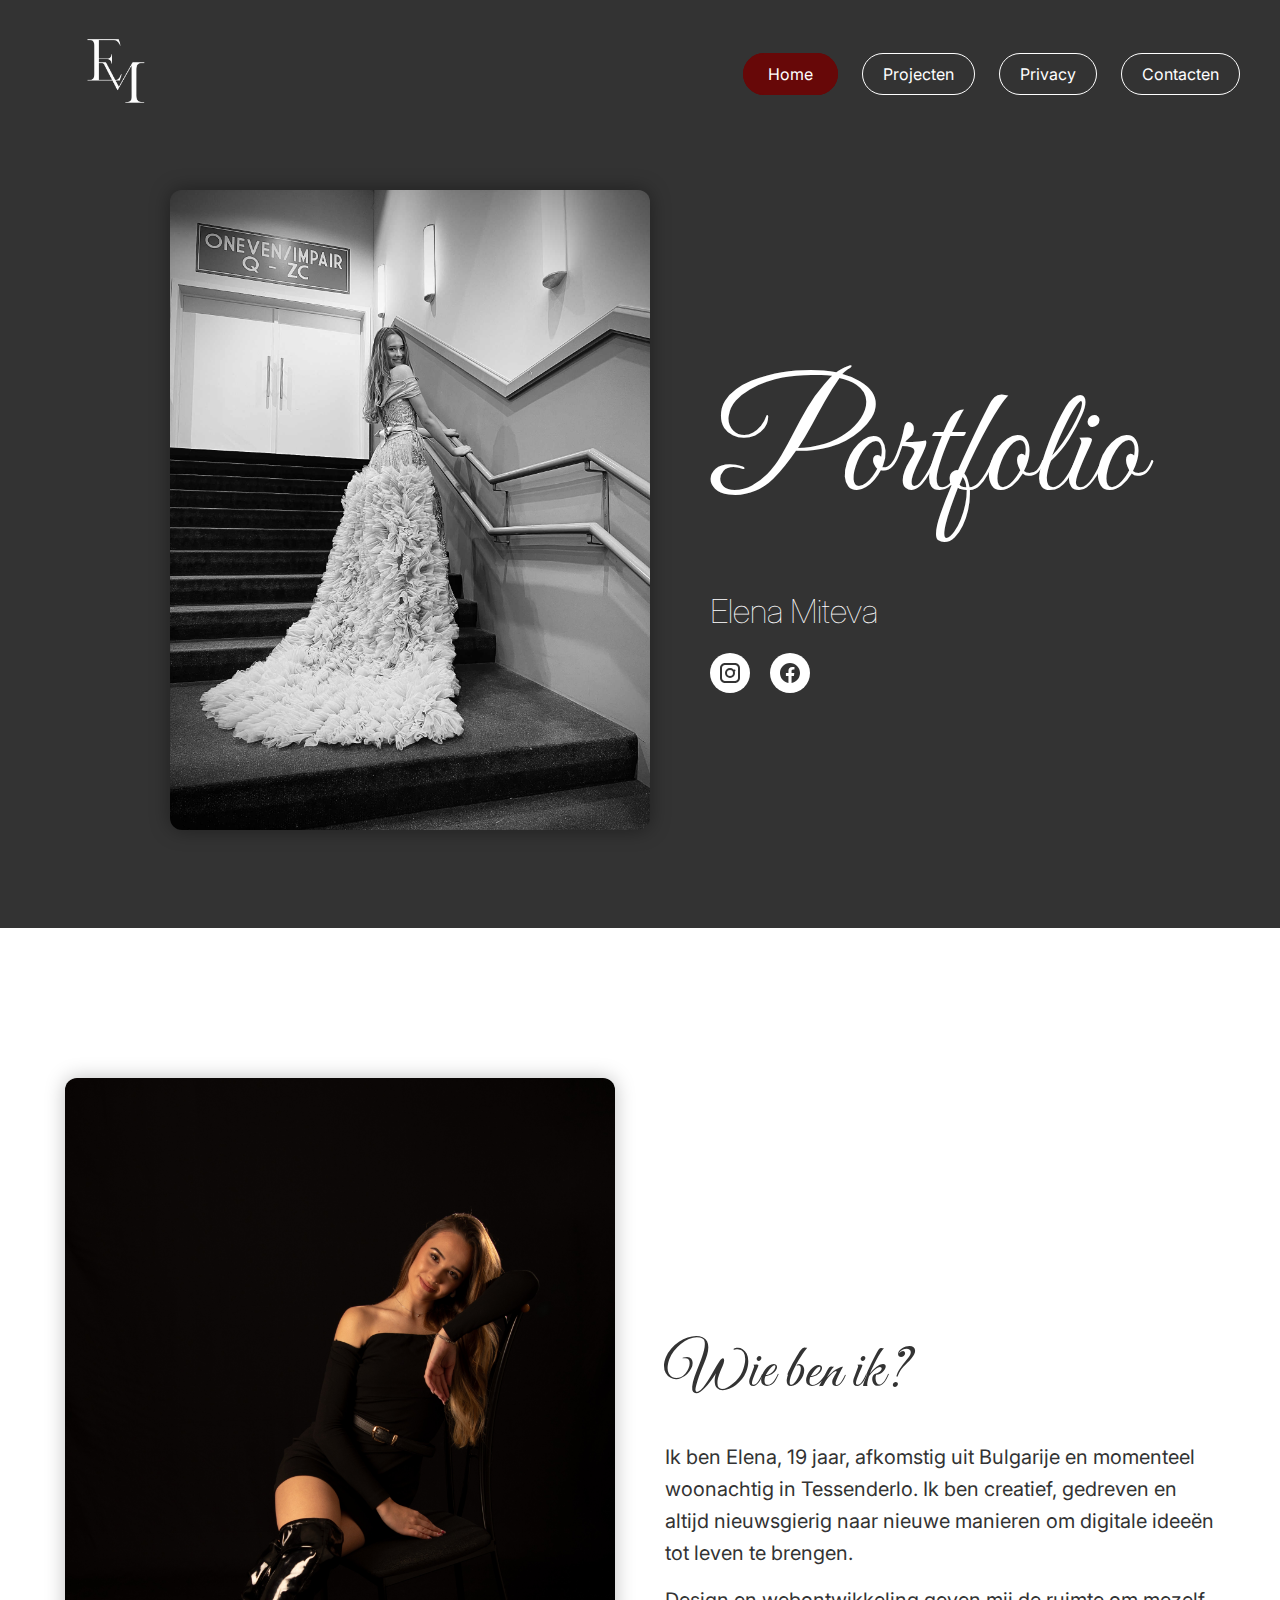
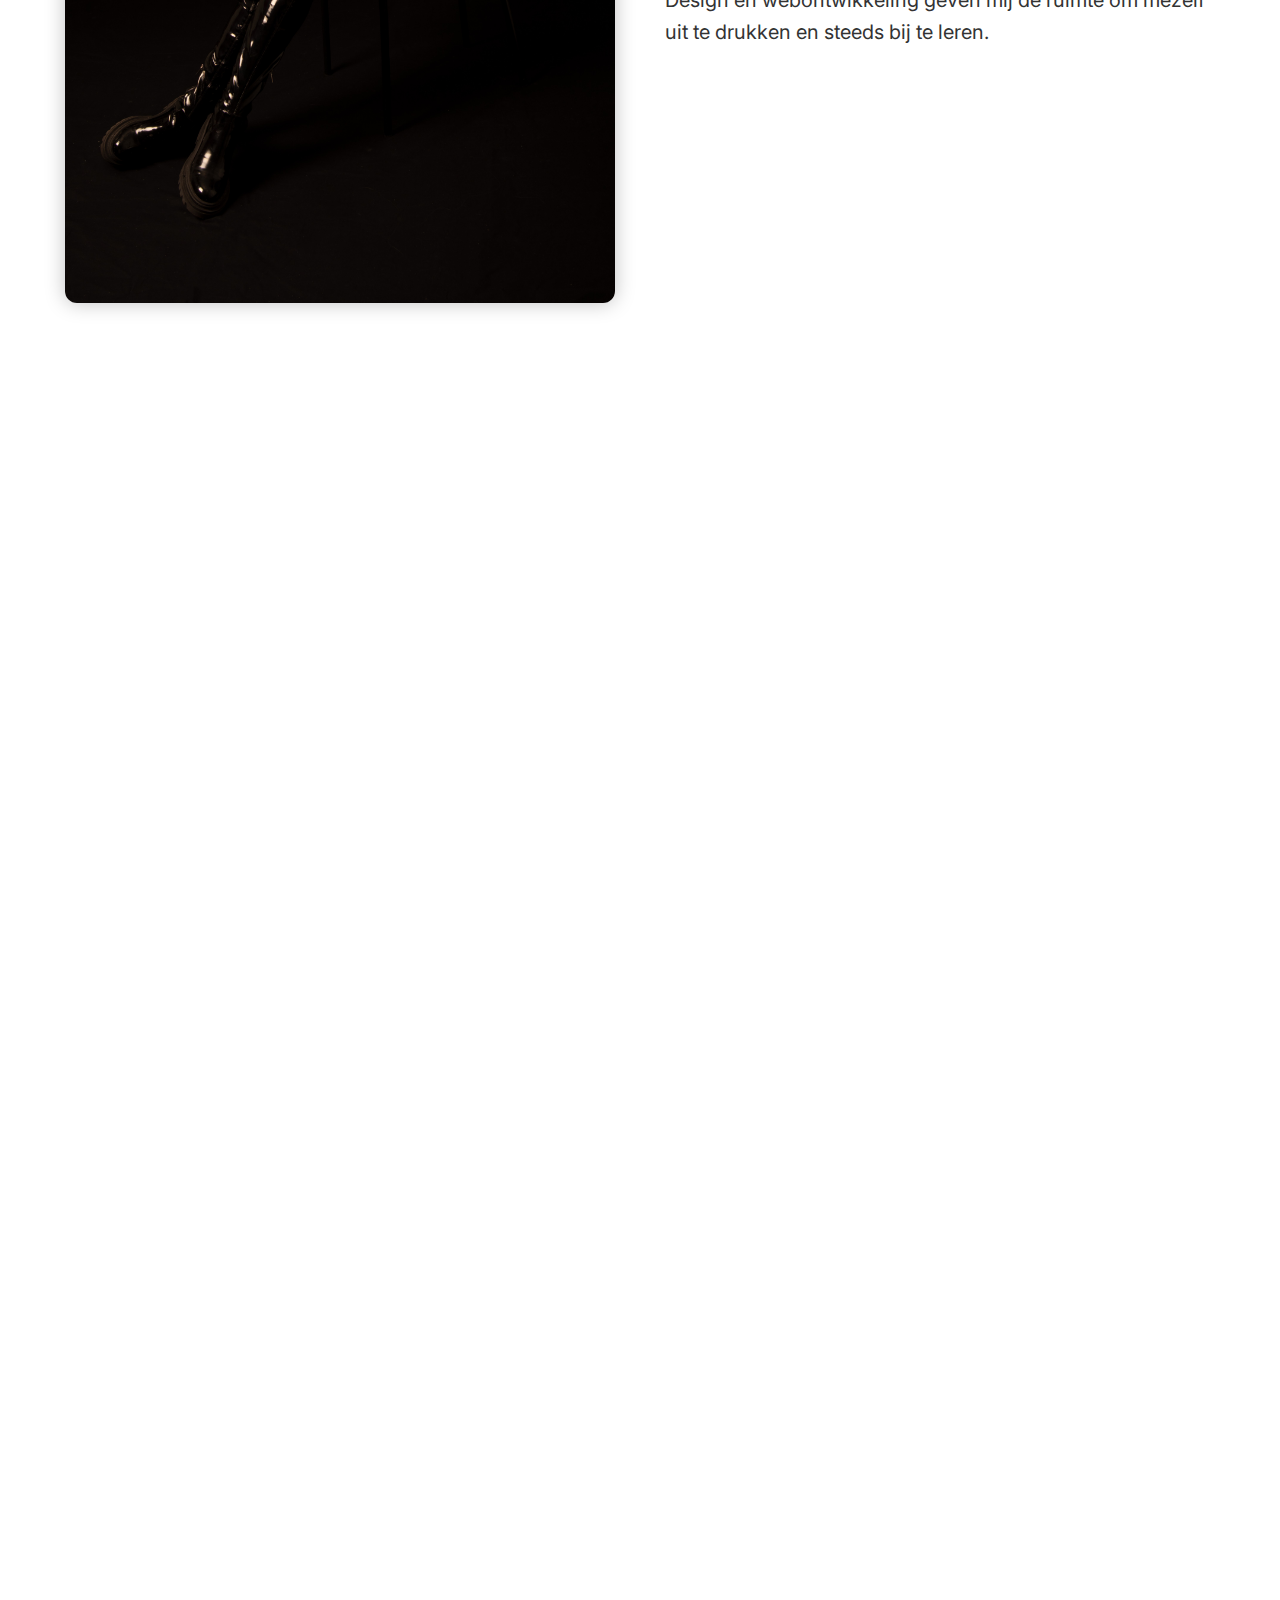
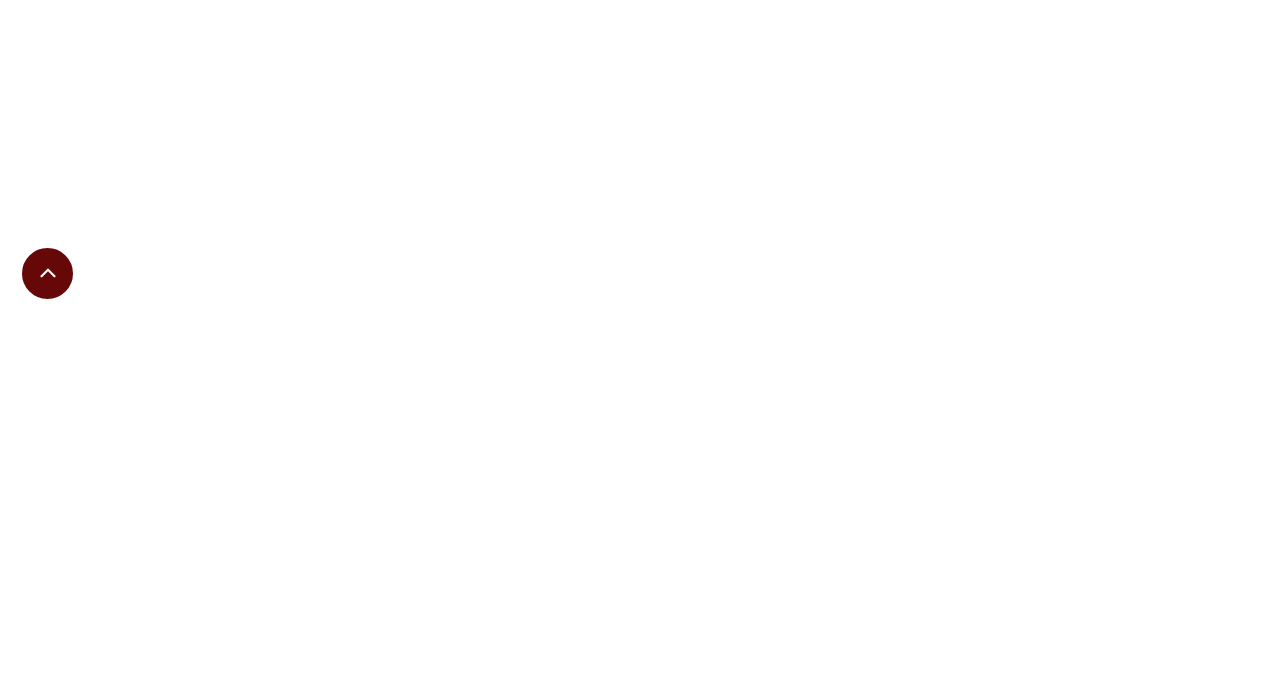
<file: index.html>
<!DOCTYPE html>
<html lang="nl">
<head>
    <meta charset="UTF-8">
    <title>Portfolio – Elena Miteva</title>
    <link rel="stylesheet" href="styles.css">
    <script defer src="script.js"></script>

    <link href="https://fonts.googleapis.com/css2?family=Great+Vibes&display=swap" rel="stylesheet">
    <link href="https://fonts.googleapis.com/css2?family=Inter:wght@300;400;500;600&display=swap" rel="stylesheet">
</head>

<body class="fashion-home">

<section class="hero" id="hero-top">

    <header class="hero-top">
        <img src="images/logo.png" alt="Logo Elena Miteva" class="hero-logo">

        <nav class="hero-nav">
            <a href="index.html" class="nav-btn active">Home</a>
            <a href="projecten.html" class="nav-btn">Projecten</a>
            <a href="privacy.html" class="nav-btn">Privacy</a>
            <a href="#footer-contact" class="nav-btn">Contacten</a>
        </nav>
    </header>

    <div class="hero-content">
        <div class="hero-image">
            <img src="images/hero.jpeg" alt="Elena op trap">
        </div>

        <div class="hero-text">
            <h1 class="hero-title">Portfolio</h1>
            <h2 class="hero-name">Elena Miteva</h2>

            <div class="hero-socials">
                <a href="https://www.instagram.com/elena_miteva06/" target="_blank" class="social-icon" aria-label="Instagram">
                    <svg xmlns="http://www.w3.org/2000/svg" width="24" height="24" fill="currentColor" viewBox="0 0 24 24">
                        <path d="M7 2C4.243 2 2 4.243 2 7v10c0 2.757 2.243 5 5 5h10c2.757 0 5-2.243 5-5V7c0-2.757-2.243-5-5-5H7zm10 2c1.654 0 3 1.346 3 3v10c0 1.654-1.346 3-3 3H7c-1.654 0-3-1.346-3-3V7c0-1.654 1.346-3 3-3h10zM12 7a5 5 0 100 10 5 5 0 000-10zm0 2a3 3 0 110 6 3 3 0 010-6zm4.5-.5a1 1 0 100 2 1 1 0 000-2z"/>
                    </svg>
                </a>

                <a href="https://www.facebook.com/elena.miteva.06/?locale=nl_BE" target="_blank" class="social-icon" aria-label="Facebook">
                    <svg xmlns="http://www.w3.org/2000/svg" width="24" height="24" fill="currentColor" viewBox="0 0 24 24">
                        <path d="M22 12c0-5.523-4.477-10-10-10S2 6.477 2 12c0 5.006 3.657 9.128 8.438 9.878v-6.988h-2.54v-2.89h2.54V9.797c0-2.507 1.492-3.89 3.777-3.89 1.094 0 2.238.195 2.238.195v2.46h-1.26c-1.243 0-1.63.771-1.63 1.562v1.875h2.773l-.443 2.89h-2.33V21.878C18.343 21.128 22 17.006 22 12z"/>
                    </svg>
                </a>
            </div>
        </div>

    </div>
</section>

<section class="intro-section">
    <div class="intro-image">
        <img src="images/main.jpeg" alt="Elena zittend op stoel" width="20%" height="20%" />
    </div>

    <div class="intro-text">
        <h2>Wie ben ik?</h2>
        <p>
            Ik ben Elena, 19 jaar, afkomstig uit Bulgarije en momenteel woonachtig in Tessenderlo.
            Ik ben creatief, gedreven en altijd nieuwsgierig naar nieuwe manieren om digitale ideeën tot leven te brengen.
        </p>
        <p>
            Design en webontwikkeling geven mij de ruimte om mezelf uit te drukken en steeds bij te leren.
        </p>
    </div>
</section>

<section class="designer-section">
    <h2>Waarom ben ik een goede designer:</h2>
    <p>
        Ik ben iemand die met plezier leert, graag experimenteert en altijd probeert om dingen mooier, duidelijker en gebruiksvriendelijker te maken.
        Ik let op details, denk logisch na en ik geef nooit op tot iets werkt zoals ik het voor me zie.
        Creatief, nieuwsgierig en gemotiveerd – dat ben ik.
    </p>
    <p>
        Digitale vormgeving voelt daarom niet als “school”, maar echt als iets wat ik supertof vind om te doen.
    </p>
</section>

<section class="funfact-section">
    <h2>Leuk weetje over mij:</h2>
    <div class="funfact-gallery">
        <img src="images/foto_1.jpeg" alt="Miss Vlaanderen groep" />
        <img src="images/foto_2.jpeg" alt="Groep in gymzaal" />
        <img src="images/foto_3.jpeg" alt="Twee meisjes op brug met sjerpen" />
        <img src="images/foto_4.jpeg" alt="Elena met Miss Talent sjerp" />
    </div>
    <p>
        Mijn deelname aan Miss Belgium 2026 was een onvergetelijk avontuur.
        Ik ben trots dat ik de Top 44 bereikte, Miss Talent won – een titel die ik te danken heb aan de 10 jaar topsportturnen die me discipline, kracht en expressie hebben geleerd – en bijna de finale haalde.
    </p>
    <p>
        Het mooiste waren de vriendschappen die ik onderweg maakte en de ervaring die me zelfvertrouwen en doorzettingsvermogen gaf.
    </p>
</section>

<a href="#hero-top" class="scroll-top-btn">
    <svg width="26" height="26" viewBox="0 0 24 24" fill="none"
         stroke="white" stroke-width="2" stroke-linecap="round" stroke-linejoin="round">
        <polyline points="18 15 12 9 6 15"></polyline>
    </svg>
</a>

<footer class="footer-contact">

    <div class="footer-side">

        <div class="footer-col">
            <h2>Contacten</h2>
        </div>

        <div class="footer-divider"></div>

        <div class="footer-col">
            <div class="contact-item">
                <span class="contact-icon">
                    <svg width="22" height="22" viewBox="0 0 24 24" fill="none"
                         stroke="white" stroke-width="2" stroke-linecap="round" stroke-linejoin="round">
                      <path d="M22 16.92v3a2 2 0 0 1-2.18 2
                               19.79 19.79 0 0 1-8.63-3.07
                               19.5 19.5 0 0 1-6-6
                               19.79 19.79 0 0 1-3.07-8.67
                               A2 2 0 0 1 4.11 2h3
                               a2 2 0 0 1 2 1.72
                               c.12.81.37 1.6.72 2.34
                               a2 2 0 0 1-.45 2.18L8.09 9.91
                               a16 16 0 0 0 6 6l1.67-1.33
                               a2 2 0 0 1 2.18-.45
                               c.74.35 1.53.6 2.34.72
                               A2 2 0 0 1 22 16.92z"/>
                    </svg>
                </span>
                <span class="contact-text">+32 466 22 81 65</span>
            </div>

            <div class="contact-item">
                <span class="contact-icon">
                    <svg width="22" height="22" viewBox="0 0 24 24" fill="none"
                         stroke="white" stroke-width="2" stroke-linecap="round" stroke-linejoin="round">
                      <path d="M4 4h16a2 2 0 0 1 2 2v12
                               a2 2 0 0 1-2 2H4
                               a2 2 0 0 1-2-2V6
                               a2 2 0 0 1 2-2z"/>
                      <polyline points="22,6 12,13 2,6"/>
                    </svg>
                </span>
                <span class="contact-text">elena.miteva@student.pxl.be</span>
            </div>
        </div>

    </div>

    <div class="footer-side" id="footer-contact">

        <div class="footer-col">
            <h2>Documenten</h2>
        </div>

        <div class="footer-divider"></div>

        <div class="footer-col">
            <a href="docs/Profiel_DVO.pdf" target="_blank" class="footer-btn">
                Profiel DVO (pdf)
            </a>

            <a href="docs/Eindreflectie.pdf" target="_blank" class="footer-btn">
                Eindreflectie (pdf)
            </a>
        </div>

    </div>

</footer>
</body>
</html>
</file>
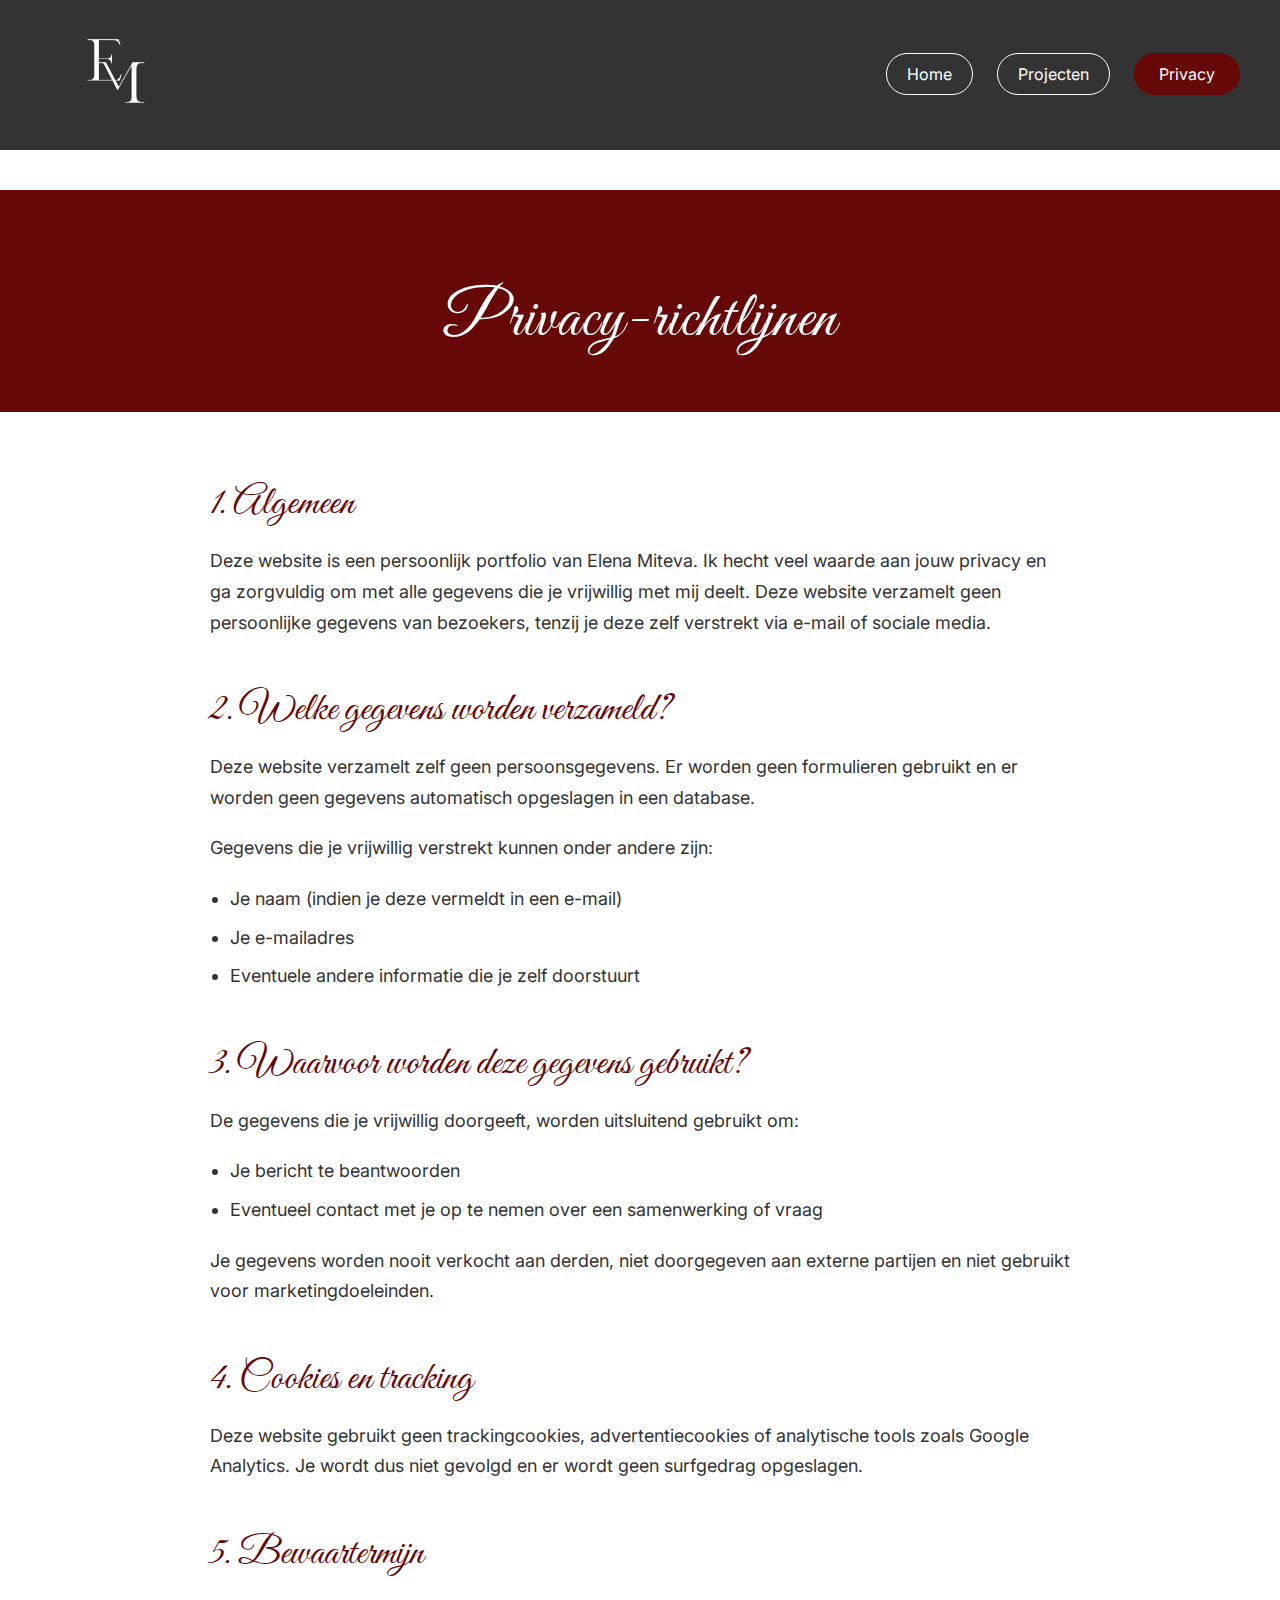
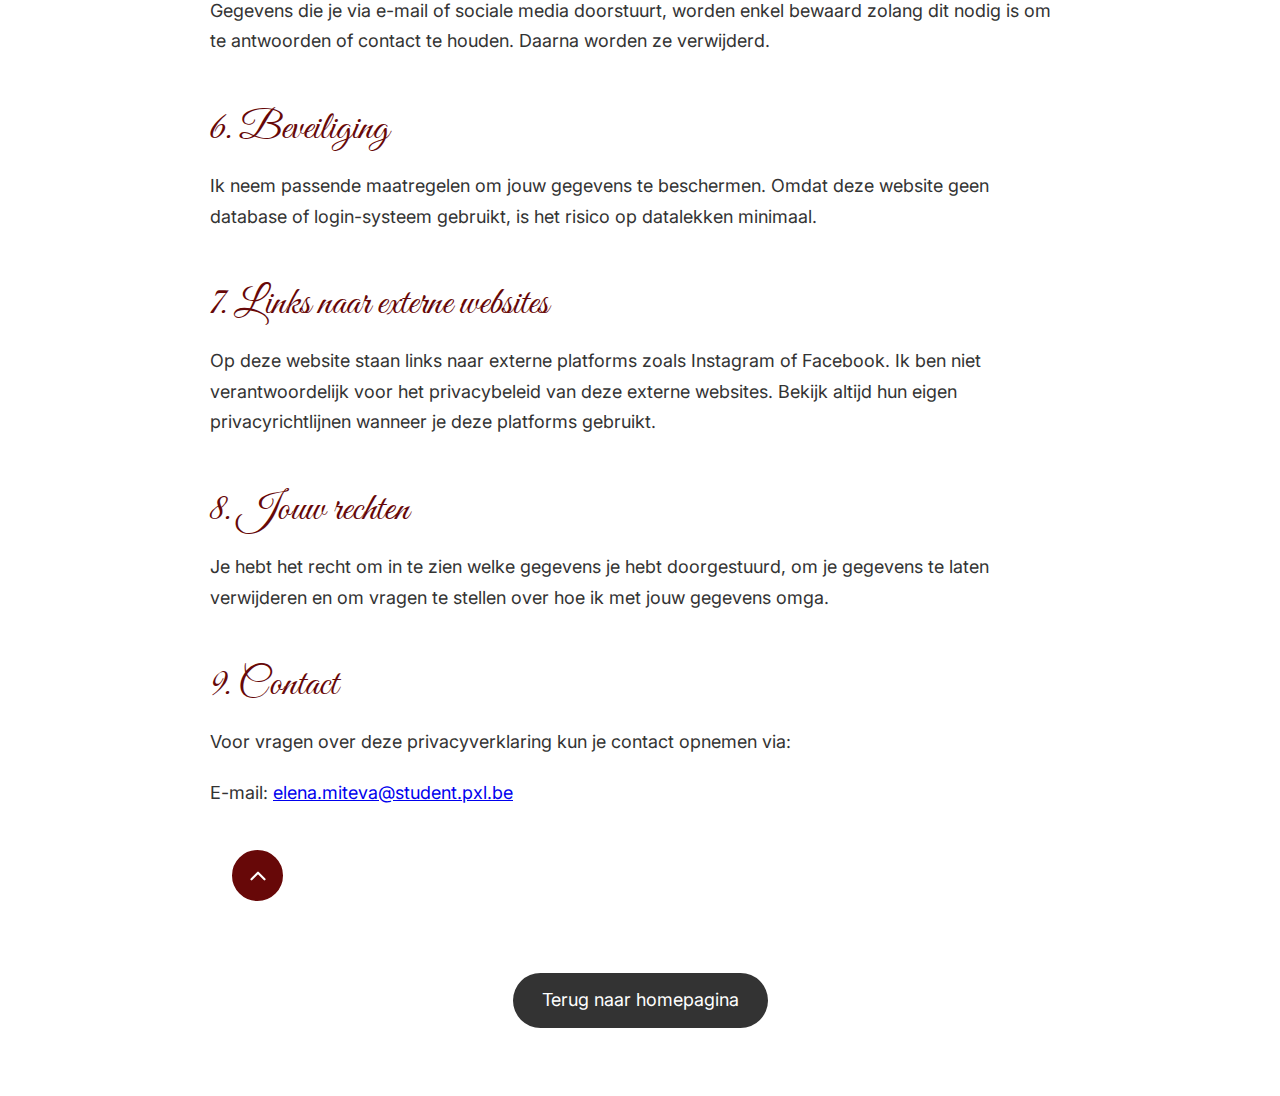
<file: privacy.html>
<!DOCTYPE html>
<html lang="nl">
<head>
    <meta charset="UTF-8" />
    <title>Privacy - Elena Miteva</title>
    <meta name="viewport" content="width=device-width, initial-scale=1.0" />
    <link href="https://fonts.googleapis.com/css2?family=Great+Vibes&display=swap" rel="stylesheet" />
    <link href="https://fonts.googleapis.com/css2?family=Inter:wght@300;400;500;600&display=swap" rel="stylesheet" />
    <link rel="stylesheet" href="styles.css" />
</head>
<body>

<section class="hero-projecten" id="privacy">

    <header class="hero-top">
        <img src="images/logo.png" alt="Logo Elena Miteva" class="hero-logo">

        <nav class="hero-nav">
            <a href="index.html" class="nav-btn">Home</a>
            <a href="projecten.html" class="nav-btn">Projecten</a>
            <a href="privacy.html" class="nav-btn active">Privacy</a>
        </nav>
    </header>

</section>

<section class="privacy-hero">
    <h1 class="privacy-title">Privacy-richtlijnen</h1>
</section>

<main class="privacy-main">
    <section class="privacy-content">

        <h2>1. Algemeen</h2>
        <p>
            Deze website is een persoonlijk portfolio van Elena Miteva. Ik hecht veel waarde aan jouw privacy
            en ga zorgvuldig om met alle gegevens die je vrijwillig met mij deelt. Deze website verzamelt geen
            persoonlijke gegevens van bezoekers, tenzij je deze zelf verstrekt via e-mail of sociale media.
        </p>

        <h2>2. Welke gegevens worden verzameld?</h2>
        <p>
            Deze website verzamelt zelf geen persoonsgegevens. Er worden geen formulieren gebruikt en er worden
            geen gegevens automatisch opgeslagen in een database.
        </p>
        <p>Gegevens die je vrijwillig verstrekt kunnen onder andere zijn:</p>
        <ul>
            <li>Je naam (indien je deze vermeldt in een e-mail)</li>
            <li>Je e-mailadres</li>
            <li>Eventuele andere informatie die je zelf doorstuurt</li>
        </ul>

        <h2>3. Waarvoor worden deze gegevens gebruikt?</h2>
        <p>
            De gegevens die je vrijwillig doorgeeft, worden uitsluitend gebruikt om:
        </p>
        <ul>
            <li>Je bericht te beantwoorden</li>
            <li>Eventueel contact met je op te nemen over een samenwerking of vraag</li>
        </ul>
        <p>
            Je gegevens worden nooit verkocht aan derden, niet doorgegeven aan externe partijen en niet gebruikt
            voor marketingdoeleinden.
        </p>

        <h2>4. Cookies en tracking</h2>
        <p>
            Deze website gebruikt geen trackingcookies, advertentiecookies of analytische tools zoals
            Google Analytics. Je wordt dus niet gevolgd en er wordt geen surfgedrag opgeslagen.
        </p>

        <h2>5. Bewaartermijn</h2>
        <p>
            Gegevens die je via e-mail of sociale media doorstuurt, worden enkel bewaard zolang dit nodig is om
            te antwoorden of contact te houden. Daarna worden ze verwijderd.
        </p>

        <h2>6. Beveiliging</h2>
        <p>
            Ik neem passende maatregelen om jouw gegevens te beschermen. Omdat deze website geen database of
            login-systeem gebruikt, is het risico op datalekken minimaal.
        </p>

        <h2>7. Links naar externe websites</h2>
        <p>
            Op deze website staan links naar externe platforms zoals Instagram of Facebook.
            Ik ben niet verantwoordelijk voor het privacybeleid van deze externe websites.
            Bekijk altijd hun eigen privacyrichtlijnen wanneer je deze platforms gebruikt.
        </p>

        <h2>8. Jouw rechten</h2>
        <p>
            Je hebt het recht om in te zien welke gegevens je hebt doorgestuurd, om je gegevens te laten
            verwijderen en om vragen te stellen over hoe ik met jouw gegevens omga.
        </p>

        <h2>9. Contact</h2>
        <p>
            Voor vragen over deze privacyverklaring kun je contact opnemen via:
        </p>
        <p>
            E-mail: <a href="mailto:elena.miteva@student.pxl.be">elena.miteva@student.pxl.be</a>
        </p>

    </section>

    <a href="#privacy" class="scroll-top-btn">
        <svg width="26" height="26" viewBox="0 0 24 24" fill="none"
             stroke="white" stroke-width="2" stroke-linecap="round" stroke-linejoin="round">
            <polyline points="18 15 12 9 6 15"></polyline>
        </svg>
    </a>

    <div class="privacy-back">
        <a href="index.html" class="nav-btn terug-btn">Terug naar homepagina</a>
    </div>
</main>

</body>
</html>
</file>
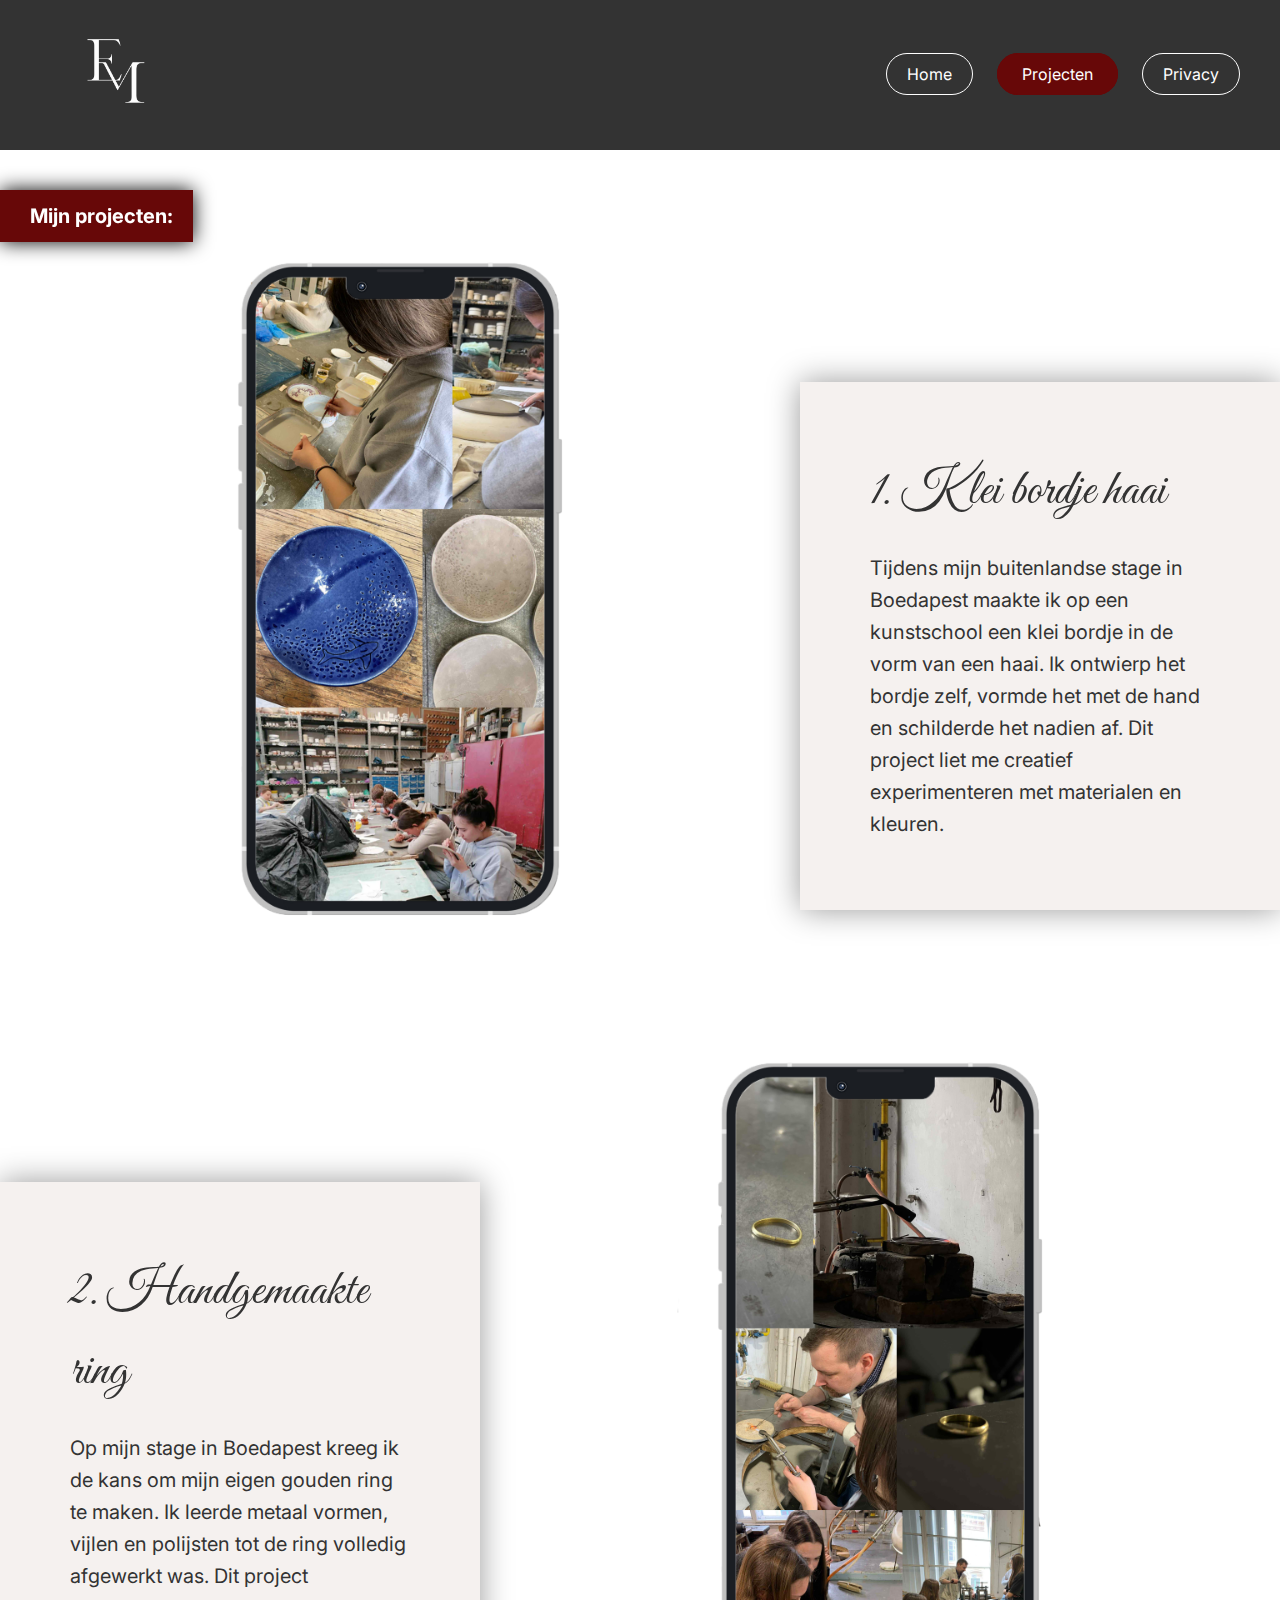
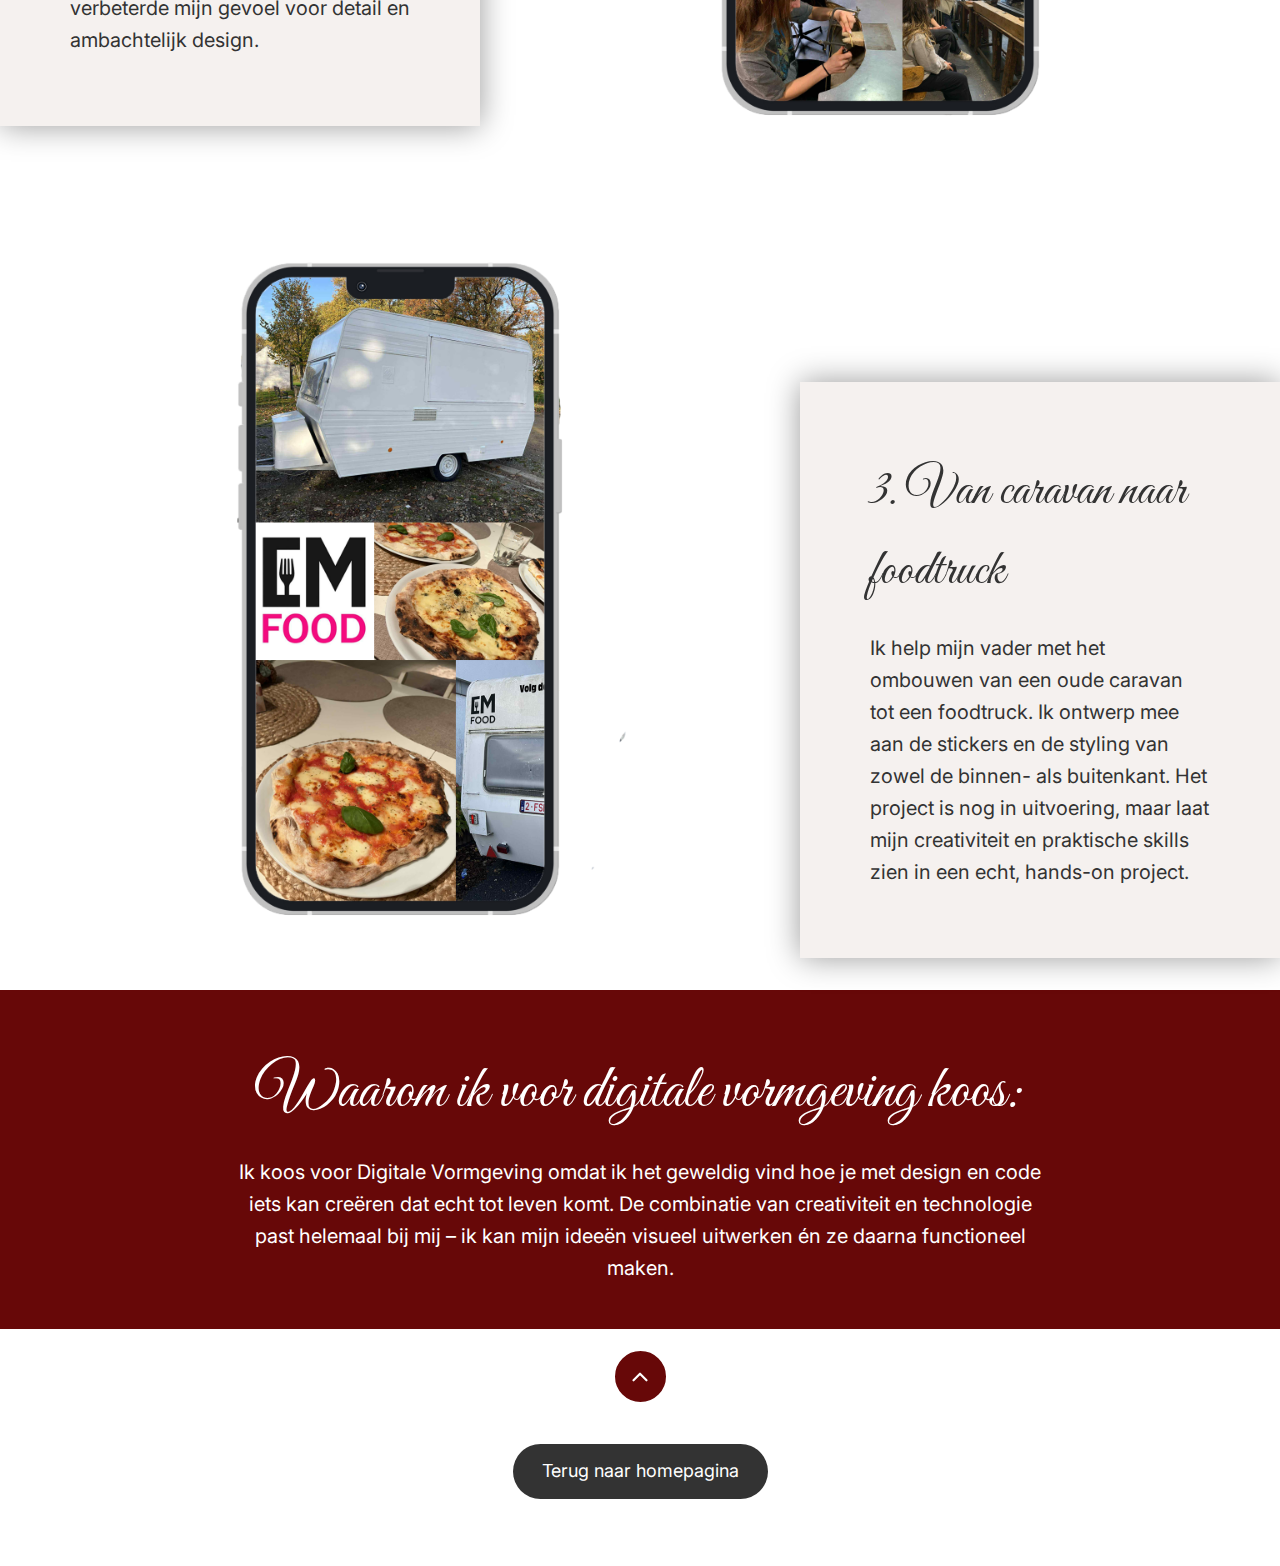
<file: projecten.html>
<!DOCTYPE html>
<html lang="nl">
<head>
    <meta charset="UTF-8">
    <title>Projecten – Elena Miteva</title>
    <link rel="stylesheet" href="styles.css">

    <link href="https://fonts.googleapis.com/css2?family=Great+Vibes&display=swap" rel="stylesheet">
    <link href="https://fonts.googleapis.com/css2?family=Inter:wght@300;400;500;600&display=swap" rel="stylesheet">
</head>

<body class="projecten-page">

<section class="hero-projecten" id="projecten">

    <header class="hero-top">
        <img src="images/logo.png" alt="Logo Elena Miteva" class="hero-logo">

        <nav class="hero-nav">
            <a href="index.html" class="nav-btn">Home</a>
            <a href="projecten.html" class="nav-btn active">Projecten</a>
            <a href="privacy.html" class="nav-btn">Privacy</a>
        </nav>
    </header>

</section>

<section class="projecten-header">
    <h1>Mijn projecten:</h1>
</section>

<section class="project-block">
    <img src="images/bord.png" alt="Klei bordje haai" />

    <div class="project-text colored-bg">
        <h2>1. Klei bordje haai</h2>
        <p>
            Tijdens mijn buitenlandse stage in Boedapest maakte ik op een kunstschool een klei bordje in de vorm van een haai.
            Ik ontwierp het bordje zelf, vormde het met de hand en schilderde het nadien af.
            Dit project liet me creatief experimenteren met materialen en kleuren.
        </p>
    </div>
</section>

<section class="project-block reverse">
    <img src="images/ring.png" alt="Handgemaakte ring" />

    <div class="project-text colored-bg">
        <h2>2. Handgemaakte ring</h2>
        <p>
            Op mijn stage in Boedapest kreeg ik de kans om mijn eigen gouden ring te maken.
            Ik leerde metaal vormen, vijlen en polijsten tot de ring volledig afgewerkt was.
            Dit project verbeterde mijn gevoel voor detail en ambachtelijk design.
        </p>
    </div>
</section>

<section class="project-block">
    <img src="images/caravan.png" alt="Caravan naar foodtruck" />

    <div class="project-text colored-bg">
        <h2>3. Van caravan naar foodtruck</h2>
        <p>
            Ik help mijn vader met het ombouwen van een oude caravan tot een foodtruck.
            Ik ontwerp mee aan de stickers en de styling van zowel de binnen- als buitenkant.
            Het project is nog in uitvoering, maar laat mijn creativiteit en praktische skills zien in een echt, hands-on project.
        </p>
    </div>
</section>

<section class="vormgeving-section">
    <div class="vormgeving-text colored-bg">
        <h2>Waarom ik voor digitale vormgeving koos:</h2>
        <p>
            Ik koos voor Digitale Vormgeving omdat ik het geweldig vind hoe je met design en code <br>
            iets kan creëren dat echt tot leven komt. De combinatie van creativiteit en technologie <br>
            past helemaal bij mij – ik kan mijn ideeën visueel uitwerken én ze daarna functioneel <br>
            maken.
        </p>
    </div>

    <a href="#projecten" class="scroll-top-btn">
        <svg width="26" height="26" viewBox="0 0 24 24" fill="none"
             stroke="white" stroke-width="2" stroke-linecap="round" stroke-linejoin="round">
            <polyline points="18 15 12 9 6 15"></polyline>
        </svg>
    </a>

    <div class="terug-knop">
        <a href="index.html" class="nav-btn">Terug naar homepagina</a>
    </div>
</section>

</body>
</html>
</file>
<file: styles.css>
* {
    margin: 0;
    padding: 0;
    box-sizing: border-box;
}

html {
    scroll-behavior: smooth;
}

body {
    background-color: #ffffff;
    color: #333333;
    font-family: 'Inter', sans-serif;
    line-height: 1.6;
}

h1, h2, h3 {
    font-family: 'Great Vibes', cursive;
    font-weight: lighter;
    margin-bottom: 15px;
}


/* Homepage Styles */

.hero {
    background-color: #333333;
    color: #ffffff;
    padding: 0px 40px 90px 40px;
}

.hero-top {
    display: flex;
    justify-content: space-between;
    align-items: center;
    margin-bottom: 40px;
}

.hero-logo {
    height: 150px;
    width: auto;
}

.hero-nav a {
    color: #ffffff;
    text-decoration: none;
    margin-left: 20px;
    padding: 10px 20px;
    border-radius: 30px;
    border: 1.5px solid #ffffff;
    transition: 0.3s;
}

.hero-nav a:hover,
.hero-nav a.active {
    background-color: #670808;
    border-color: #670808;
}

.nav-btn {
    position: relative;
    padding: 10px 24px;
    border-radius: 30px;
    border: 1px solid white;
    color: white;
    text-decoration: none;
    transition: all 0.3s ease;
    overflow: hidden;
}

.nav-btn:hover {
    background-color: #670808;
    box-shadow: 0 0 12px rgba(103, 8, 8, 0.6);
    transform: translateY(-2px);
}

.hero-content {
    display: flex;
    align-items: center;
    justify-content: center;
    gap: 60px;
    flex-wrap: wrap;
}

.hero-image img {
    max-width: 480px;
    border-radius: 12px;
    box-shadow: 0 0 20px rgba(0,0,0,0.4);
}

.hero-text {
    max-width: 400px;
}

.hero-title {
    font-family: 'Great Vibes', cursive;
    font-weight: lighter;
    font-size: 150px;
    color: #ffffff;
    margin-bottom: 10px;
}

.hero-name {
    font-family: 'Inter', sans-serif;
    font-size: 33px;
    color: #ffffff;
}

.hero-socials {
    display: flex;
    gap: 20px;
}

.hero-socials a {
    width: 40px;
    height: 40px;
    border-radius: 50%;
    background-color: #ffffff;
    color: #333333;
    display: flex;
    align-items: center;
    justify-content: center;
    text-decoration: none;
    font-weight: bold;
    transition: all 0.35s ease;
    box-shadow: 0 0 0 rgba(0,0,0,0);
}

.hero-socials a:hover {
    background-color: #670808;
    color: #ffffff;
    transform: scale(1.15);
    box-shadow: 0 6px 16px rgba(103, 8, 8, 0.4);
}

.intro-section {
    display: flex;
    align-items: center;
    justify-content: center;
    gap: 50px;
    padding: 150px 40px;
}

.intro-image img {
    width: 550px;
    height: auto;
    border-radius: 12px;
    object-fit: cover;
    box-shadow: 0 0 20px rgba(0,0,0,0.25);
}

.intro-text {
    max-width: 550px;
}

.intro-text h2{
    font-size: 60px;
    margin-bottom: 20px;
}

.intro-text p {
    font-size: 20px;
    margin-bottom: 15px;
}

.designer-section {
    background-color: #670808;
    color: #ffffff;
    padding: 60px 40px;
    text-align: center;
}

.designer-section h2 {
    color: #ffffff;
    font-size: 60px;
}

.designer-section p {
    max-width: 800px;
    margin: 0 auto 15px auto;
    font-size: 20px;
}

.funfact-section {
    padding: 60px 40px;
    text-align: center;
}

.funfact-section h2 {
    margin-top: 80px;
    margin-bottom: 40px;
    font-size: 60px;
}

.funfact-section p {
    max-width: 1000px;
    margin: 0 auto 40px auto;
    font-size: 20px;
}

.funfact-gallery {
    display: grid;
    grid-template-columns: repeat(4, 1fr);
    margin-left: 80px;
}

.funfact-gallery img {
    width: 80%;
    height: 80%;
    object-fit: cover;
    border-radius: 12px;
    box-shadow: 0 0 10px rgba(0,0,0,0.8);
}

.scroll-top-btn {
    display: inline-flex;
    justify-content: center;
    align-items: center;
    width: 55px;
    height: 55px;
    background-color: #670808;
    border-radius: 50%;
    margin: 20px;
    text-decoration: none;
    transition: all 0.35s ease;
    border: 2px solid white;
}

.scroll-top-btn:hover {
    background-color: #8a0b0b;
    transform: translateY(-6px) scale(1.08);
    box-shadow: 0 8px 20px rgba(103, 8, 8, 0.35);
}

.footer-contact {
    display: flex;
    justify-content: space-between;
    align-items: flex-start;
    padding: 80px 90px 60px 90px;
    background-color: #670808;
    color: white;
}

.footer-contact h2 {
    font-size: 60px;
    margin-top: 20px;
}

.footer-side {
    display: flex;
    align-items: flex-start;
    gap:65px;
}

.footer-col {
    display: flex;
    flex-direction: column;
}

.footer-divider {
    width: 2px;
    background-color: white;
    height: 150px;
}

.contact-item {
    display: flex;
    align-items: center;
    gap: 10px;
    margin-top: 30px;
}

.contact-text {
    font-size: 16px;
}

.footer-btn {
    display: inline-block;
    background-color: #7b2323 ;
    color: white;
    padding: 10px 22px;
    border-radius: 30px;
    text-decoration: none;
    font-size: 16px;
    margin: 8px 0;
    transition: all 0.35s ease;
    border: 1px solid transparent;
}

.footer-btn:hover {
    background-color: #670808;
    transform: translateY(-4px) scale(1.05);
    box-shadow: 0 8px 20px rgba(103, 8, 8, 0.35);
    border-color: white;
}

.intro-section,
.designer-section,
.funfact-section,
.footer-contact {
    opacity: 0;
    transform: translateY(40px);
    transition: all 0.8s ease;
}

.show {
    opacity: 1;
    transform: translateY(0);
}

.hero-projecten {
    background-color: #333333;
    padding: 0 40px;
}

.projecten-header h1{
    font-family: 'Inter', sans-serif;
    font-weight: bold;
    background-color: #670808;
    color: #ffffff;
    font-size: 20px;
    position: fixed;
    text-align: right;
    max-width: 25%;
    padding: 10px 20px 10px 30px;
    box-shadow: 0 0 20px rgba(0,0,0,6);
}

.project-block {
    display: flex;
    align-items: flex-start;
}

.project-block.reverse {
    flex-direction: row-reverse;
}

.project-block img, .projecblot-block reverse img {
    height: 800px;
}

.project-text {
    max-width: 820px;
    padding: 70px;
    box-shadow: 0 0 30px rgba(0,0,0,0.4);
    margin-top: 15%;
}

.project-text h2 {
    margin-bottom: 20px;
    font-weight: normal;
    font-size: 50px;
}

.project-text p {
    font-size: 20px;
}

.colored-bg {
    background-color: #f5f1ef;
    color: #333333;
}

.vormgeving-section {
    text-align: center;
}

.vormgeving-section h2 {
    font-weight: lighter;
    font-size: 60px;
    margin-top: 25px;
}

.vormgeving-section p {
    font-size: 20px;
    margin: 0 auto 15px auto;

}

.vormgeving-text {
    max-width: 100%;
    padding: 30px;
    background-color: #670808;
    color: #ffffff;
}

.terug-knop {
    margin: 20px 0 60px 0;
}

.terug-knop .nav-btn {
    background-color: #333333;
    color: white;
    padding: 12px 28px;
    border-radius: 30px;
    text-decoration: none;
    font-size: 18px;
    transition: all 0.35s ease;
    border: 1px solid transparent;
    display: inline-block;
}

.terug-knop .nav-btn:hover {
    background-color: #670808;
    color: #ffffff;
    transform: translateY(-4px) scale(1.05);
    box-shadow: 0 8px 20px rgba(103, 8, 8, 0.35);
    border-color: white;
}

.privacy-hero {
    padding: 80px 0 40px;
    text-align: center;
    background-color: #670808;
    color: white;
}

.hero-nav .active {
    background-color: #670808;
    color: white;
    border-radius: 30px;
    padding: 10px 24px;
}

.privacy-title {
    font-family: 'Great Vibes', cursive;
    font-size: 64px;
    margin: 0;
    letter-spacing: 1px;
}

.privacy-main {
    max-width: 900px;
    margin: 60px auto;
    padding: 0 20px;
}

.privacy-content h2 {
    font-family: 'Great Vibes', cursive;
    font-size: 40px;
    color: #670808;
    margin-top: 40px;
    margin-bottom: 10px;
}

.privacy-content p,
.privacy-content ul {
    font-family: 'Inter', sans-serif;
    font-size: 18px;
    line-height: 1.7;
    color: #333333;
    margin-bottom: 20px;
}

.privacy-content ul {
    padding-left: 20px;
}

.privacy-content li {
    margin-bottom: 8px;
}

.privacy-back {
    text-align: center;
    margin-top: 50px;
}

.privacy-back .terug-btn {
    background-color: #333333;
    color: white;
    padding: 12px 28px;
    border-radius: 30px;
    text-decoration: none;
    font-size: 18px;
    transition: all 0.35s ease;
    border: 1px solid transparent;
    display: inline-block;
}

.privacy-back .terug-btn:hover {
    background-color: #670808;
    color: #ffffff;
    transform: translateY(-4px) scale(1.05);
    box-shadow: 0 8px 20px rgba(103, 8, 8, 0.35);
    border-color: white;
}
</file>
